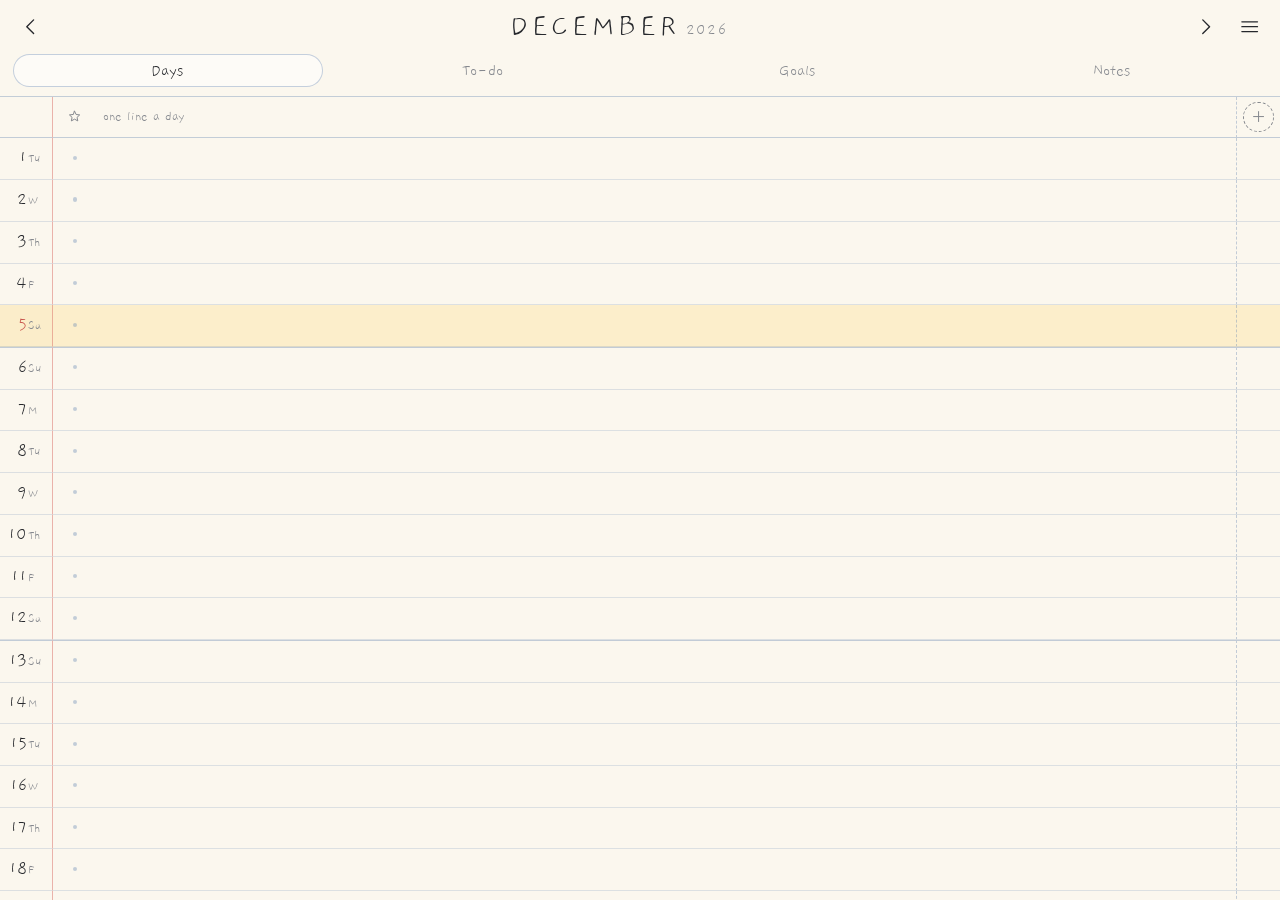
<file: index.html>
<!doctype html>
<html lang="en">
<head>
<meta charset="utf-8">
<meta name="viewport" content="width=device-width, initial-scale=1, viewport-fit=cover">
<meta name="theme-color" content="#fbf7ee">
<meta name="color-scheme" content="light">
<meta name="apple-mobile-web-app-capable" content="yes">
<meta name="mobile-web-app-capable" content="yes">
<meta name="apple-mobile-web-app-status-bar-style" content="default">
<meta name="apple-mobile-web-app-title" content="Planner">
<title>Planner</title>
<link rel="manifest" href="manifest.webmanifest">
<link rel="icon" type="image/png" href="icons/icon-192.png">
<link rel="apple-touch-icon" href="icons/apple-touch-icon.png">
<link rel="stylesheet" href="style.css">
</head>
<body>
<div id="app"><div class="loading">opening your notebook…</div></div>
<script src="vendor/capacitor.js"></script>
<script src="app.js"></script>
</body>
</html>
</file>
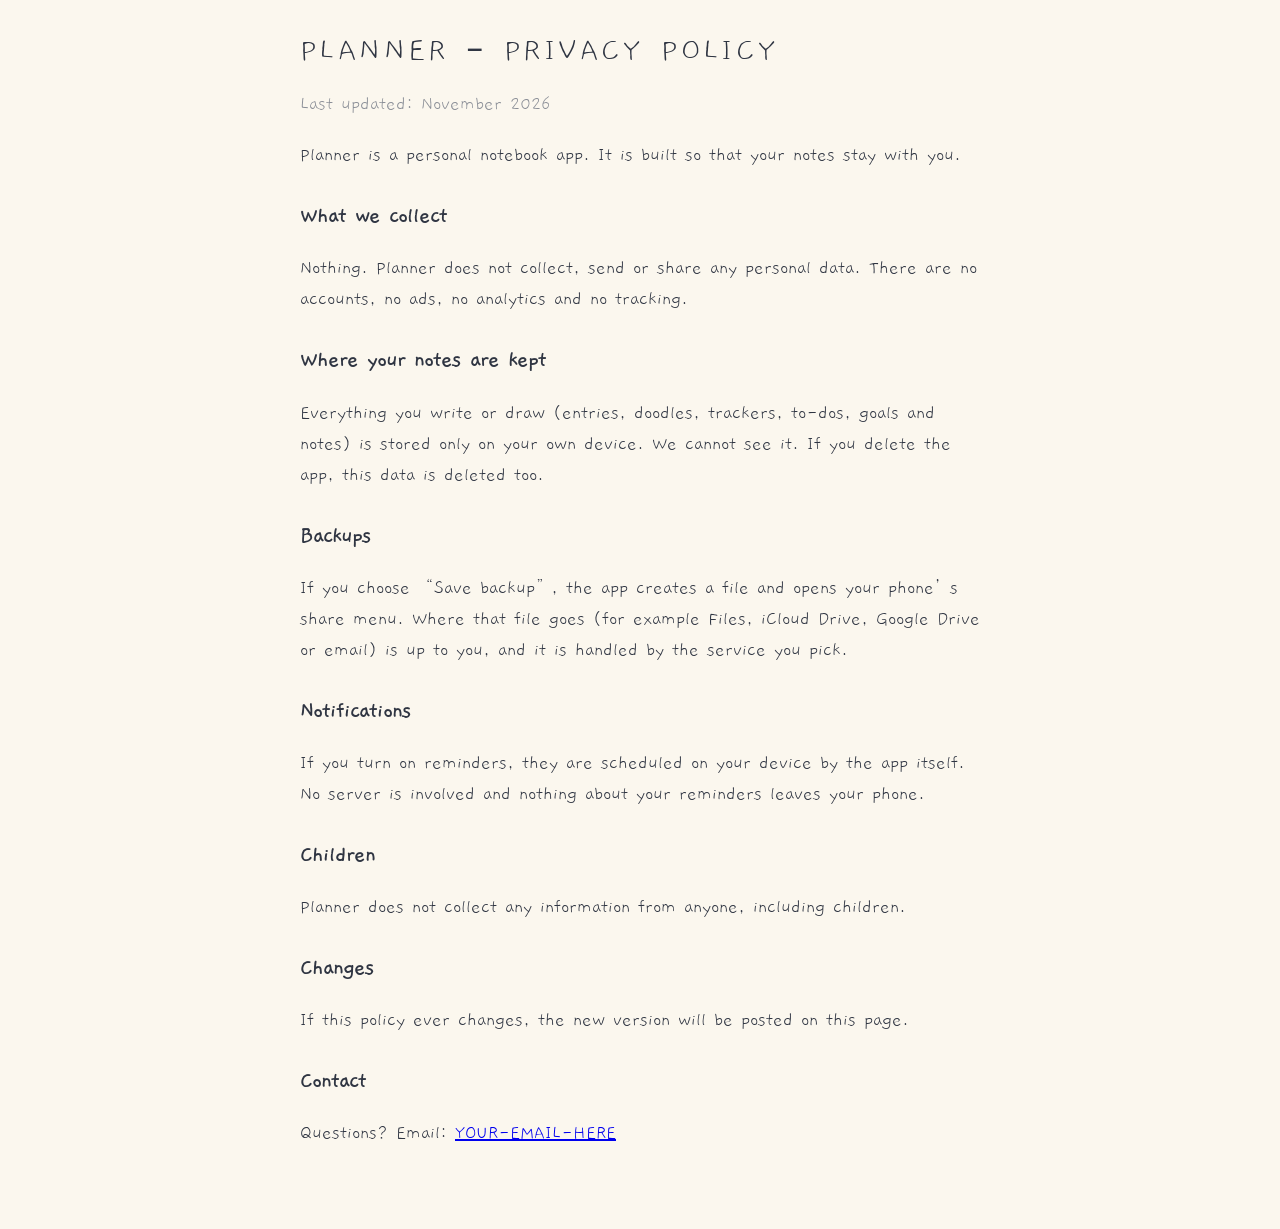
<file: privacy.html>
<!doctype html>
<html lang="en"><head><meta charset="utf-8"><meta name="viewport" content="width=device-width, initial-scale=1">
<title>Planner – Privacy Policy</title>
<style>
@font-face{font-family:'Pen Fine';src:url(fonts/gaegu-latin-300-normal.woff2) format('woff2')}
body{margin:0;background:#fbf7ee;color:#2f3542;font-family:'Pen Fine',system-ui,sans-serif;font-size:20px;line-height:1.55}
main{max-width:680px;margin:0 auto;padding:32px 16px 60px}
h1{font-weight:normal;font-size:34px;letter-spacing:.1em;text-transform:uppercase;margin:0 0 4px;line-height:1.1}
h2{font-size:22px;margin:28px 0 6px}
.muted{color:#8b8f97}
</style></head>
<body><main>
<h1>Planner – Privacy Policy</h1>
<p class="muted">Last updated: November 2026</p>

<p>Planner is a personal notebook app. It is built so that your notes stay with you.</p>

<h2>What we collect</h2>
<p>Nothing. Planner does not collect, send or share any personal data. There are no accounts, no ads, no analytics and no tracking.</p>

<h2>Where your notes are kept</h2>
<p>Everything you write or draw (entries, doodles, trackers, to-dos, goals and notes) is stored only on your own device. We cannot see it. If you delete the app, this data is deleted too.</p>

<h2>Backups</h2>
<p>If you choose “Save backup”, the app creates a file and opens your phone’s share menu. Where that file goes (for example Files, iCloud Drive, Google Drive or email) is up to you, and it is handled by the service you pick.</p>

<h2>Notifications</h2>
<p>If you turn on reminders, they are scheduled on your device by the app itself. No server is involved and nothing about your reminders leaves your phone.</p>

<h2>Children</h2>
<p>Planner does not collect any information from anyone, including children.</p>

<h2>Changes</h2>
<p>If this policy ever changes, the new version will be posted on this page.</p>

<h2>Contact</h2>
<p>Questions? Email: <a href="mailto:YOUR-EMAIL-HERE">YOUR-EMAIL-HERE</a></p>
</main></body></html>
</file>
<file: style.css>
/* Pens (all print, no cursive). Sizes are in rem so the Size setting scales everything. */
@font-face{font-family:'Pen Fine';font-weight:400;font-style:normal;font-display:swap;src:url(fonts/gaegu-latin-300-normal.woff2) format('woff2')}
@font-face{font-family:'Pen Light';font-weight:400;font-style:normal;font-display:swap;src:url(fonts/annie-use-your-telescope-latin-400-normal.woff2) format('woff2')}
@font-face{font-family:'Pen Quick';font-weight:400;font-style:normal;font-display:swap;src:url(fonts/shadows-into-light-two-latin-400-normal.woff2) format('woff2')}
@font-face{font-family:'Pen Neat';font-weight:400;font-style:normal;font-display:swap;src:url(fonts/coming-soon-latin-400-normal.woff2) format('woff2')}

:root{
  --paper:#fbf7ee;
  --paper-2:#f2eee5;
  --card:#fdfbf6;
  --line:rgba(110,140,180,.22);
  --line-strong:rgba(110,140,180,.40);
  --margin:rgba(214,96,90,.45);
  --ink:#26282c;
  --ink-inv:#fbf7ee;
  --muted:#8a8d93;
  --faint:#b9b9b4;
  --accent:#c9574e;
  --today:rgba(255,200,60,.20);
  --focus:rgba(110,140,180,.10);
  --row:2.4rem;
  --hand:'Pen Fine','Pen Neat',system-ui,sans-serif;
  font-size:16px;
}
*{box-sizing:border-box;-webkit-tap-highlight-color:transparent}
html,body{margin:0;height:100%;background:var(--paper);color:var(--ink);font-family:var(--hand);font-size:1.1rem;
  font-synthesis:none;letter-spacing:var(--track,0);overscroll-behavior:none;-webkit-text-size-adjust:100%}
button{font:inherit;color:inherit;background:none;border:0;padding:0;cursor:pointer}
input,textarea{font:inherit;color:inherit}
::placeholder{color:var(--faint)}
.loading{padding:2.5rem;text-align:center;color:var(--muted)}
.ic{display:inline-flex;width:1.25em;height:1.25em;vertical-align:-.25em}
.ic svg{width:100%;height:100%;fill:none;stroke:currentColor;stroke-width:1.4;stroke-linecap:round;stroke-linejoin:round}

#app{display:flex;flex-direction:column;height:100vh;height:100dvh}

/* ---------- header ---------- */
.top{display:grid;grid-template-columns:2.6rem 1fr 2.6rem 2.6rem;align-items:center;gap:.1rem;
  padding:calc(env(safe-area-inset-top) + .35rem) .6rem .1rem;background:var(--paper)}
.icon{width:2.6rem;height:2.6rem;border-radius:50%;display:grid;place-items:center;color:var(--ink)}
.icon .ic{width:1.45rem;height:1.45rem}
.icon:active{background:var(--paper-2)}
.title{text-align:center;cursor:pointer;user-select:none;white-space:nowrap}
.mname{font-size:1.9rem;letter-spacing:.14em;text-transform:uppercase;line-height:1.1}
.year{font-size:1.05rem;color:var(--muted);margin-left:.35rem;letter-spacing:.08em}

.tabs{display:flex;gap:.3rem;padding:.3rem .8rem .55rem;border-bottom:1px solid var(--line-strong)}
.tab{flex:1;padding:.3rem 0;border-radius:999px;font-size:1.05rem;color:var(--muted);border:1px solid transparent}
.tab.on{color:var(--ink);background:var(--card);border-color:var(--line-strong)}
.tab small{font-size:.8rem;color:var(--muted);margin-left:.2rem}

main{flex:1;overflow:auto;-webkit-overflow-scrolling:touch;position:relative;
  padding-bottom:calc(env(safe-area-inset-bottom) + 1.5rem)}

/* ---------- days table ---------- */
table.days{border-collapse:separate;border-spacing:0;min-width:100%}
.days th,.days td{height:var(--row);border-bottom:1px solid var(--line);padding:0;vertical-align:top;background:var(--paper)}
.days thead th{position:sticky;top:0;z-index:2;font-weight:normal;font-size:.85rem;color:var(--muted);
  border-bottom:1px solid var(--line-strong);height:2.6rem;vertical-align:middle}
.c-day{position:sticky;left:0;z-index:1;width:3.3rem;min-width:3.3rem;text-align:right;padding-right:.45rem!important;
  border-right:1px solid var(--margin)!important;white-space:nowrap;line-height:var(--row);cursor:pointer}
.days thead .c-day{z-index:3;cursor:default}
.c-day b{font-weight:normal;font-size:1.15rem}
.c-day span{font-size:.8rem;color:var(--muted);display:inline-block;width:1.05rem;text-align:left;margin-left:.12rem}
.c-mark{width:2.7rem;min-width:2.7rem;text-align:center}
.c-mark .ic{color:var(--muted)}
.markbtn{width:2.6rem;height:2.1rem;margin:.15rem auto 0;display:flex;align-items:center;justify-content:center}
.markbtn img{width:1.85rem;height:1.85rem;object-fit:contain}
.markbtn img+img{margin-left:-.6rem}
.markbtn .dot{width:.25rem;height:.25rem;border-radius:50%;background:var(--line-strong)}
.c-entry{min-width:11rem;width:100%;padding:0 .4rem!important}
.entry{display:block;width:100%;border:0;background:transparent;outline:none;font-size:1.1rem;line-height:1.4rem;padding:.5rem 0;
  height:var(--row);min-height:var(--row);resize:none;overflow:hidden;white-space:pre-wrap;overflow-wrap:anywhere}
.c-trk{width:3.9rem;min-width:3.9rem;max-width:5.25rem;text-align:center;border-left:1px dashed var(--line-strong)}
.c-trk.wide{width:5.25rem;min-width:5.25rem}
th.c-trk{padding:0 .2rem!important;cursor:pointer}
.trkname{display:block;font-size:.85rem;line-height:1.1;color:var(--ink);max-height:2.4rem;overflow:hidden;overflow-wrap:anywhere}
.trkname img{width:2.25rem;height:2.25rem;object-fit:contain;display:block;margin:0 auto}
.c-add{width:2.7rem;min-width:2.7rem;border-left:1px dashed var(--line-strong)}
.addtrk{width:1.9rem;height:1.9rem;border-radius:50%;border:1px dashed var(--muted);color:var(--muted);display:inline-grid;place-items:center}
.cellbtn{width:100%;height:var(--row);display:grid;place-items:center;color:var(--ink)}
.cellbtn svg{width:1.45rem;height:1.45rem}
.cellbtn img{width:1.75rem;height:1.75rem;object-fit:contain}
.cellin{width:100%;height:var(--row);border:0;background:transparent;text-align:center;outline:none;font-size:1.05rem;padding:0 .1rem;color:var(--ink)}
.cellin:focus,.entry:focus{background:var(--focus)}
tr.weekstart td{border-top:1px solid var(--line-strong)}
tr.today td{background:var(--today)}
tr.today .c-day b{color:var(--accent)}

.banner{margin:.75rem .9rem .25rem;padding:.6rem .75rem;border:1px dashed var(--line-strong);border-radius:.75rem;background:var(--card);
  display:flex;align-items:center;gap:.5rem;font-size:1rem}
.banner .grow{flex:1}

/* ---------- buttons ---------- */
.btn{padding:.45rem .9rem;border-radius:999px;border:1px solid var(--ink);background:transparent;font-size:1.05rem;white-space:nowrap;display:inline-flex;align-items:center;gap:.35rem}
.btn.primary{background:var(--ink);color:var(--ink-inv)}
.btn.danger{border-color:var(--accent);color:var(--accent)}
.btn.small{padding:.25rem .7rem;font-size:.95rem}
.btn:active{transform:translateY(1px)}

/* ---------- goals / to-do ---------- */
.page{padding:.9rem 1rem 2rem;
  background-image:linear-gradient(to right,transparent 1.9rem,var(--margin) 1.9rem,var(--margin) calc(1.9rem + 1px),transparent calc(1.9rem + 1px))}
.page h2,.notes h2{font-weight:normal;font-size:1.5rem;letter-spacing:.1em;text-transform:uppercase;margin:0 0 .15rem 2.5rem;line-height:1.2}
.sub{margin:0 0 .85rem 2.5rem;color:var(--muted);font-size:.95rem}
.goal{display:flex;align-items:center;gap:.6rem;min-height:2.85rem;border-bottom:1px solid var(--line);margin-left:2.5rem}
.box{width:1.4rem;height:1.4rem;flex:none;border:1px solid var(--ink);border-radius:.2rem;display:grid;place-items:center;color:var(--ink)}
.box svg{width:1.6rem;height:1.6rem;margin:-.35rem -.25rem 0 0}
.gtext{flex:1;min-width:0;border:0;background:transparent;outline:none;font-size:1.15rem;padding:.5rem 0}
.goal.done .gtext{text-decoration:line-through;text-decoration-color:var(--ink);text-decoration-thickness:1px;color:var(--muted)}
.x{width:2rem;height:2rem;color:var(--muted);flex:none;display:inline-grid;place-items:center}
.x .ic{width:1.1rem;height:1.1rem}
.progress{display:inline-block;margin-left:.5rem;padding:0 .5rem;border-radius:999px;border:1px solid var(--line-strong);color:var(--muted);font-size:.85rem;letter-spacing:0;vertical-align:.2em}

/* ---------- notes ---------- */
.notes{--nl:2.1rem;padding:.9rem 1rem 7.5rem;min-height:100%;
  background-image:linear-gradient(to right,transparent 1.9rem,var(--margin) 1.9rem,var(--margin) calc(1.9rem + 1px),transparent calc(1.9rem + 1px)),
    repeating-linear-gradient(to bottom,transparent 0,transparent calc(var(--nl) - 1px),var(--line) calc(var(--nl) - 1px),var(--line) var(--nl));
  background-position:0 0,0 .4rem}
.notes h2{margin-bottom:.6rem}
.block{position:relative;margin:0 0 .9rem 2.5rem}
.blocktools{display:flex;gap:.1rem;justify-content:flex-end}
.blocktools button{width:1.9rem;height:1.6rem;color:var(--muted);display:inline-grid;place-items:center}
.blocktools .ic{width:1rem;height:1rem}
.ntext{width:100%;border:0;background:transparent;outline:none;resize:none;font-size:1.15rem;line-height:var(--nl);padding:0;min-height:calc(var(--nl) * 2);overflow:hidden}
.tscroll{overflow-x:auto}
table.ntable{border-collapse:collapse;background:var(--card)}
.ntable td{border:1px solid var(--ink);padding:0;min-width:5.25rem}
.ntable tr:first-child td{background:var(--paper-2)}
.ntable input{width:100%;min-width:5.25rem;border:0;background:transparent;outline:none;padding:.35rem .5rem;font-size:1.05rem}
.tctrl{display:flex;gap:.35rem;flex-wrap:wrap;align-items:center;margin-top:.35rem}
.ndoodle{display:block;width:9.4rem;height:9.4rem;object-fit:contain;cursor:pointer}
.ndoodle.s{width:5.6rem;height:5.6rem}.ndoodle.l{width:15rem;height:15rem}
.ndoodle.left{margin-right:auto}.ndoodle.center{margin:0 auto}
.addbar{position:sticky;bottom:calc(env(safe-area-inset-bottom) + .6rem);display:flex;gap:.5rem;justify-content:center;margin-top:1.25rem}
.addbar .btn{background:var(--paper)}
.emptynote{margin:.35rem 0 0 2.5rem;color:var(--muted);font-size:1rem;line-height:var(--nl)}

/* ---------- sheets ---------- */
.overlay{position:fixed;inset:0;background:rgba(30,32,36,.32);display:flex;align-items:flex-end;justify-content:center;z-index:50;animation:fade .15s}
.sheet{background:var(--paper);width:100%;max-width:35rem;max-height:92dvh;overflow:auto;border-radius:1.25rem 1.25rem 0 0;
  padding:.75rem 1rem calc(env(safe-area-inset-bottom) + 1.1rem);box-shadow:0 -4px 20px rgba(0,0,0,.12);animation:up .2s ease-out}
@media (min-width:600px){.overlay{align-items:center}.sheet{border-radius:1.25rem}}
.sheethead{display:flex;align-items:center;gap:.5rem;margin-bottom:.6rem}
.sheethead h3{flex:1;margin:0;font-weight:normal;font-size:1.45rem;letter-spacing:.06em;line-height:1.2}
.sheetfoot{display:flex;gap:.5rem;justify-content:flex-end;margin-top:.9rem;flex-wrap:wrap}
.sheetfoot .spacer{flex:1}
@keyframes up{from{transform:translateY(40px);opacity:.5}}
@keyframes fade{from{opacity:0}}

.field{width:100%;padding:.6rem .75rem;border:1px solid var(--line-strong);border-radius:.75rem;background:var(--card);outline:none;font-size:1.1rem}
.field:focus{border-color:var(--ink)}
.lbl{display:block;font-size:.9rem;color:var(--muted);margin:.85rem 0 .4rem;letter-spacing:.06em;text-transform:uppercase}
.seg{display:flex;flex-wrap:wrap;gap:.35rem}
.segb{padding:.35rem .75rem;border-radius:999px;border:1px solid var(--line-strong);background:var(--card);font-size:1rem}
.segb.on{border-color:var(--ink);background:var(--ink);color:var(--ink-inv)}
.hint{font-size:.95rem;color:var(--muted);margin:.25rem 0 .5rem}

.stampgrid{display:grid;grid-template-columns:repeat(auto-fill,minmax(4.75rem,1fr));gap:.5rem}
.stamp{display:flex;flex-direction:column;align-items:center;justify-content:center;gap:.1rem;padding:.5rem .25rem .4rem;border-radius:.85rem;border:1px solid var(--line-strong);background:var(--card);font-size:.8rem;color:var(--muted);min-height:5.25rem}
.stamp img{width:2.75rem;height:2.75rem;object-fit:contain}
.stamp span{max-width:100%;overflow:hidden;text-overflow:ellipsis;white-space:nowrap}
.stamp.on{border-color:var(--ink);background:var(--paper-2);color:var(--ink)}
.stamp.new{border-style:dashed}
.stamp .plus{height:2.75rem;display:grid;place-items:center;color:var(--muted)}
.stamp .plus .ic{width:1.6rem;height:1.6rem}

/* ---------- doodle pad ---------- */
.padwrap{position:relative;width:100%;max-width:22.5rem;margin:0 auto;aspect-ratio:1}
.pad{width:100%;height:100%;display:block;border-radius:1rem;border:1px solid var(--line-strong);touch-action:none;
  background-color:#fff;
  background-image:linear-gradient(rgba(110,140,180,.18) 1px,transparent 1px),linear-gradient(90deg,rgba(110,140,180,.18) 1px,transparent 1px);
  background-size:10% 10%}
.tools{display:flex;flex-wrap:wrap;gap:.35rem;align-items:center;justify-content:center;margin:.6rem 0 .1rem}
.sw{width:1.9rem;height:1.9rem;border-radius:50%;border:2px solid var(--paper);box-shadow:0 0 0 1px var(--line-strong)}
.sw.on{box-shadow:0 0 0 2px var(--ink)}
.tool{min-width:2.4rem;height:2.1rem;padding:0 .5rem;border-radius:.6rem;border:1px solid var(--line-strong);background:var(--card);font-size:.95rem;display:inline-grid;place-items:center}
.tool.on{border-color:var(--ink);background:var(--ink);color:var(--ink-inv)}
.sizedot{border-radius:50%;background:currentColor;display:block}

.menu-list{display:flex;flex-direction:column;gap:.5rem}
.menu-list button{text-align:left;padding:.7rem .9rem;border-radius:.85rem;background:var(--card);border:1px solid var(--line-strong);font-size:1.1rem}
.menu-list button small{display:block;color:var(--muted);font-size:.85rem}
.steps{font-size:1rem;line-height:1.45;padding-left:1.25rem;margin:.35rem 0}

.toast{position:fixed;left:50%;bottom:calc(env(safe-area-inset-bottom) + 1.75rem);transform:translateX(-50%);background:var(--ink);color:var(--ink-inv);
  padding:.5rem 1rem;border-radius:999px;font-size:1rem;z-index:99;animation:fade .2s;white-space:nowrap}

/* ---------- to-do ---------- */
.daystrip{position:sticky;top:0;z-index:4;display:flex;gap:.35rem;overflow-x:auto;padding:.6rem .75rem;background:var(--paper);border-bottom:1px solid var(--line);scrollbar-width:none}
.daystrip::-webkit-scrollbar{display:none}
.dchip{flex:none;width:2.85rem;padding:.35rem 0 .3rem;border-radius:.85rem;border:1px solid var(--line-strong);background:var(--card);display:flex;flex-direction:column;align-items:center;line-height:1.1;position:relative}
.dchip b{font-weight:normal;font-size:1.15rem}
.dchip span{font-size:.75rem;color:var(--muted)}
.dchip.today{border-color:var(--accent)}
.dchip.on{background:var(--ink);border-color:var(--ink);color:var(--ink-inv)}
.dchip.on span{color:var(--ink-inv);opacity:.7}
.pip{position:absolute;top:.3rem;right:.3rem;width:.4rem;height:.4rem;border-radius:50%;background:var(--accent)}
.pip.done{background:transparent;border:1px solid var(--muted)}
.c-day .pip{top:.4rem;right:.25rem;width:.35rem;height:.35rem}
.timechip{position:relative;flex:none;min-width:2.5rem;height:1.9rem;padding:0 .55rem;border-radius:999px;border:1px dashed var(--line-strong);display:inline-grid;place-items:center;font-size:.9rem;color:var(--muted);overflow:hidden;background:transparent;white-space:nowrap}
.timechip .ic{width:1.05rem;height:1.05rem}
.timechip.set{border-style:solid;border-color:var(--ink);color:var(--ink);background:var(--card)}
.timechip input{position:absolute;inset:0;opacity:0;width:100%;height:100%;border:0;margin:0;padding:0;-webkit-appearance:none;appearance:none}
.goal.todo.done .timechip{opacity:.4}
.nudge{display:inline-flex;align-items:center}
.nudge .x{width:1.6rem}
.page,.notes{max-width:100vw;overflow-x:hidden}

/* ---------- look settings ---------- */
.papers{display:flex;flex-wrap:wrap;gap:.5rem}
.paper{width:2.6rem;height:2.6rem;border-radius:.6rem;border:1px solid var(--line-strong);position:relative;display:grid;place-items:center}
.paper.on{box-shadow:0 0 0 2px var(--ink)}
.paper.custom{overflow:hidden;color:var(--muted)}
.paper.custom input{position:absolute;inset:0;opacity:0;width:100%;height:100%;border:0;padding:0}
.pens{display:grid;grid-template-columns:1fr 1fr;gap:.5rem}
.pen{padding:.5rem .7rem;border-radius:.75rem;border:1px solid var(--line-strong);background:var(--card);text-align:left;line-height:1.25}
.pen.on{border-color:var(--ink);box-shadow:0 0 0 1px var(--ink)}
.pen small{display:block;color:var(--muted);font-family:system-ui,sans-serif;font-size:.7rem;letter-spacing:.05em;text-transform:uppercase}
.sizerow{display:flex;align-items:center;gap:.75rem}
.sizerow input[type=range]{flex:1;accent-color:var(--ink)}
.sizerow b{font-weight:normal;min-width:3rem;text-align:right}
</file>
